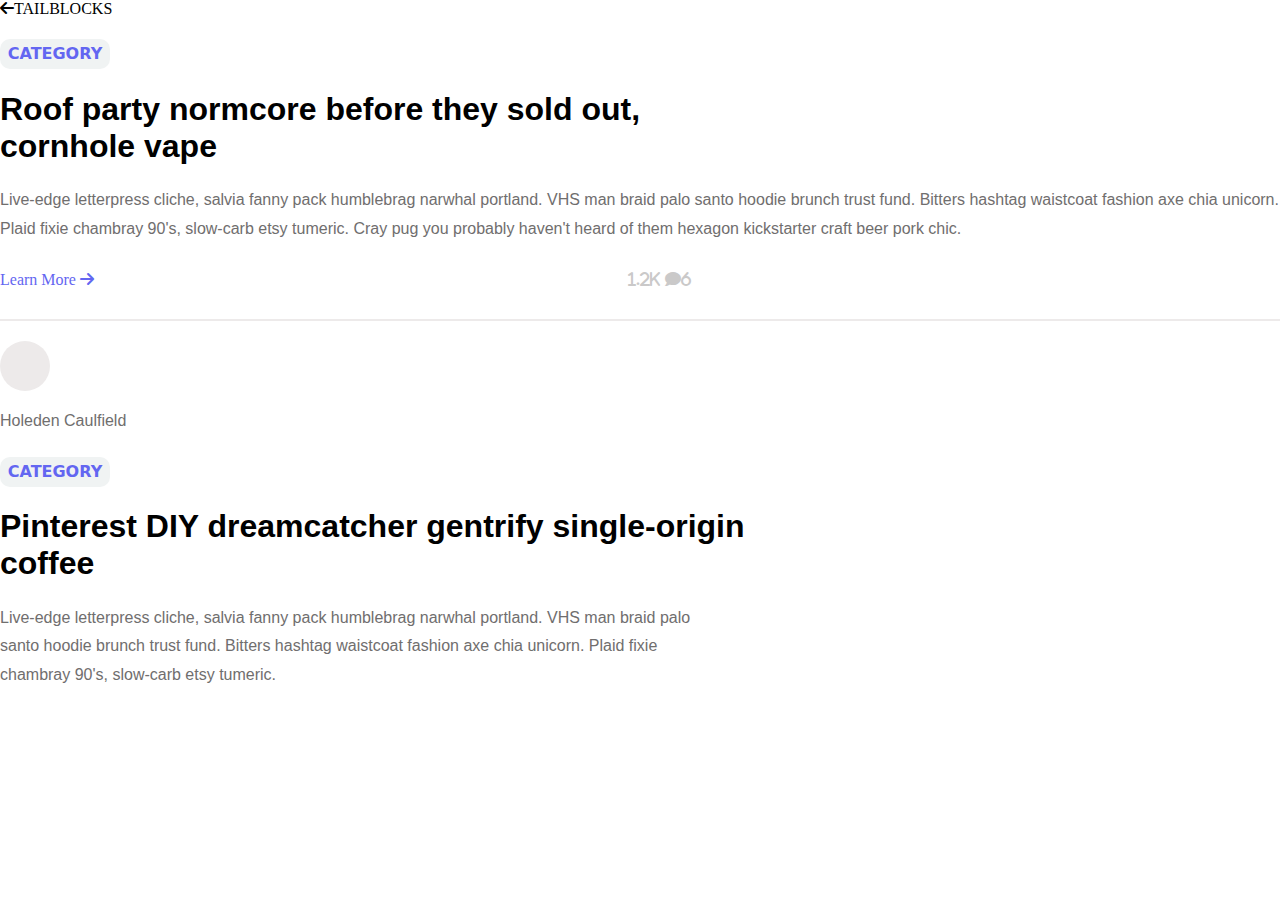
<file: Centar NIT/Domaci/index.html>
<!DOCTYPE html>
<html lang="en">
<head>
    <meta charset="UTF-8">
    <meta http-equiv="X-UA-Compatible" content="IE=edge">
    <meta name="viewport" content="width=device-width, initial-scale=1.0">
    <title>Document</title>
    <link rel="stylesheet" href="style.css">
    <link rel="stylesheet" href="https://cdnjs.cloudflare.com/ajax/libs/font-awesome/6.0.0/css/all.min.css">
</head>
<body>
    <div class="nav-bar">
        <i class="fa-solid fa-arrow-left"></i>TAILBLOCKS
    </div>
    <div class="section">
        <h4> CATEGORY</h4>
        <h1>Roof party normcore before they sold out, <br>cornhole vape</h1>
        <p>Live-edge letterpress cliche, salvia fanny pack humblebrag narwhal portland.
         VHS man braid palo santo hoodie brunch trust fund.
         Bitters hashtag waistcoat fashion axe chia unicorn.
         Plaid fixie chambray 90's, slow-carb etsy tumeric.
         Cray pug you probably haven't heard of them hexagon 
         kickstarter craft beer pork chic.</p>
    </div>
    <div class="learn-section">Learn More <i class="fa-solid fa-arrow-right"></i>
        <div class="icons">
            <i class="fa-solid fa-eys">1.2k</i>
            <i class="fa-solid fa-comment">6</i>
        </div>
    </div>

    <div class="developer-section">
    </div>
    <div class="dot"></div>
    <p>Holeden Caulfield</p>
</div>

<div class="section">
    <h4>CATEGORY</h4>
    <h1>Pinterest DIY dreamcatcher gentrify single-origin<br> coffee</h1>
    <p>Live-edge letterpress cliche, salvia fanny pack humblebrag narwhal portland.
     VHS man braid palo <br>santo hoodie brunch trust fund. 
     Bitters hashtag waistcoat fashion axe chia unicorn. 
     Plaid fixie <br>chambray 90's, slow-carb etsy tumeric.</p>
</div>

</body>
</html>
</file>
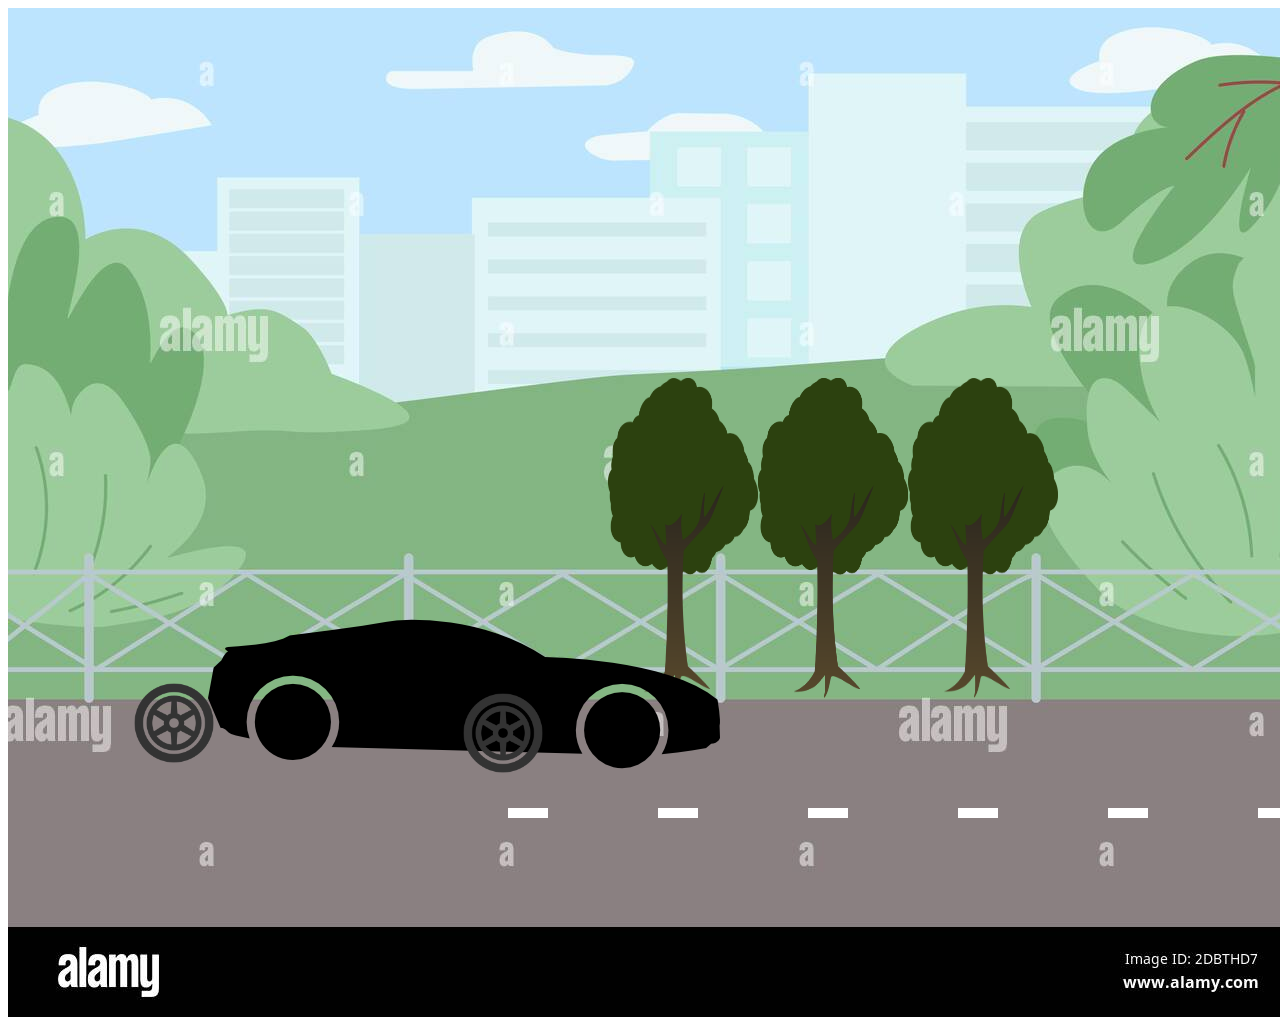
<file: Centar NIT/Domaci/Auto.html>
<!DOCTYPE html>
<html lang="en">
<head>
    <meta charset="UTF-8">
    <meta http-equiv="X-UA-Compatible" content="IE=edge">
    <meta name="viewport" content="width=device-width, initial-scale=1.0">
    <link rel="stylesheet" href="autostyle.css">
    <title>Document</title>
</head>
<body>
    <div class="zajedno">
    <img src="../Domaci/polje.jpg" alt="polje" class="polje">
    
    <img src="../Domaci/auto.png" alt="auto" class="auto">
    <img src="../Domaci/wheel.png" alt="felna" class="tocak2">

    <img src="../Domaci/wheel.png" alt="felna" class="tocak">
    <img src="../Domaci/2D-Tree-PNG-Photo.png" alt="drvo" class="drvo">
    <img src="../Domaci/2D-Tree-PNG-Photo.png" alt="drvo" class="grana">
    <img src="../Domaci/2D-Tree-PNG-Photo.png" alt="drvo" class="stablo">
    <img src="../Domaci/2D-Tree-PNG-Photo.png" alt="drvo" class="stablo1">
    <div class="crta"></div>
    <div class="put"></div>
    <div class="bela"></div>
    <div class="crna"></div>
    <div class="crvena"></div>
    <div class="zelena"></div>
  
   
</div>
</body>
</html>
</file>
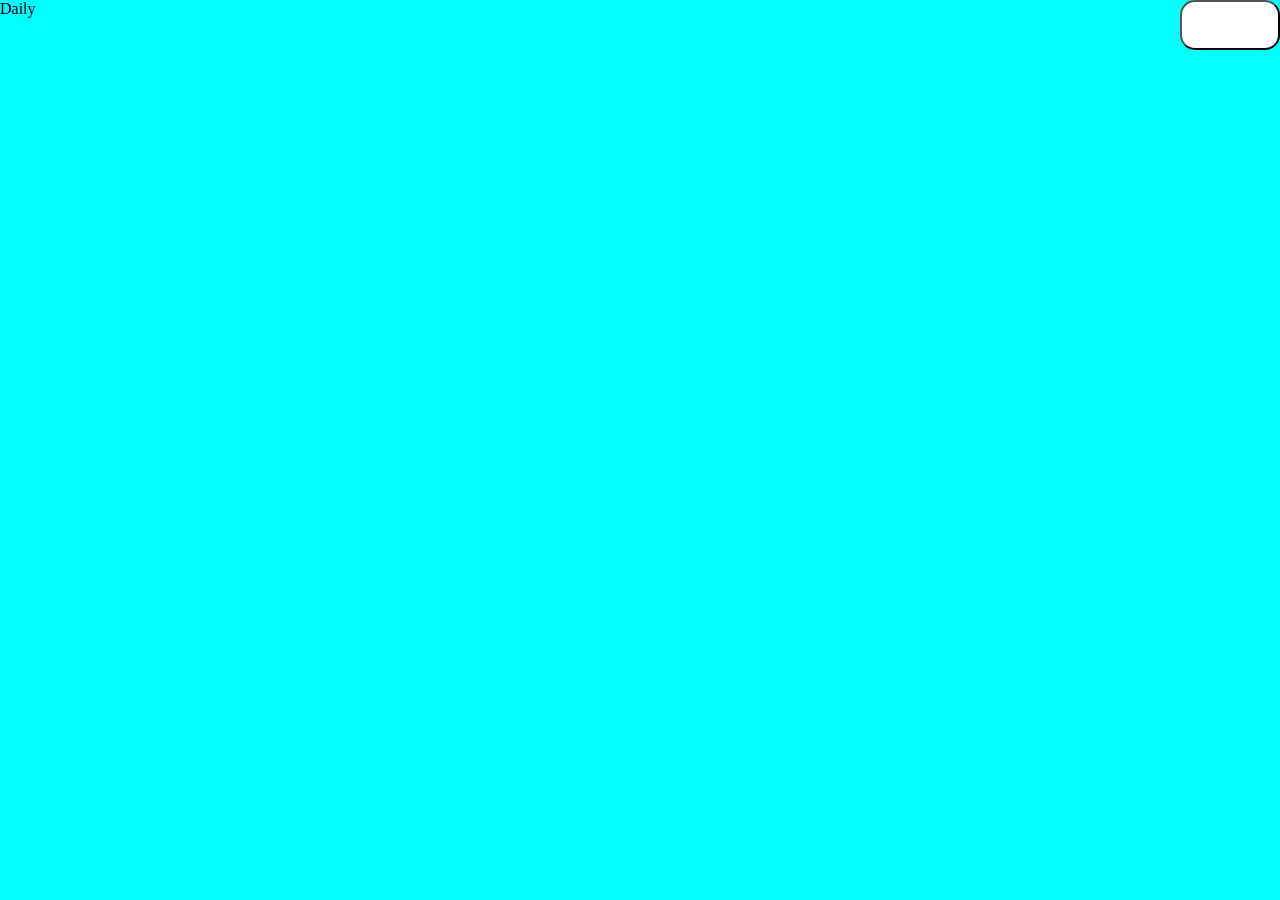
<file: Centar NIT/Domaci/domaci10.html>
<!DOCTYPE html>
<html lang="en">
  <head>
    <meta charset="UTF-8" />
    <meta http-equiv="X-UA-Compatible" content="IE=edge" />
    <meta name="viewport" content="width=device-width, initial-scale=1.0" />
    <title>Document</title>
    <link rel="stylesheet" href="domaci10.css" />
    <link
      rel="stylesheet"
      href="https://cdnjs.cloudflare.com/ajax/libs/font-awesome/4.7.0/css/font-awesome.min.css"
    />
  </head>
  <body>
    <div class="container">
      <header class="header">
        <div class="daily">Daily</div>
        <button class="head-button"></button>
      </header>
      <div class="okvir"></div>
    </div>
  </body>
</html>
</file>
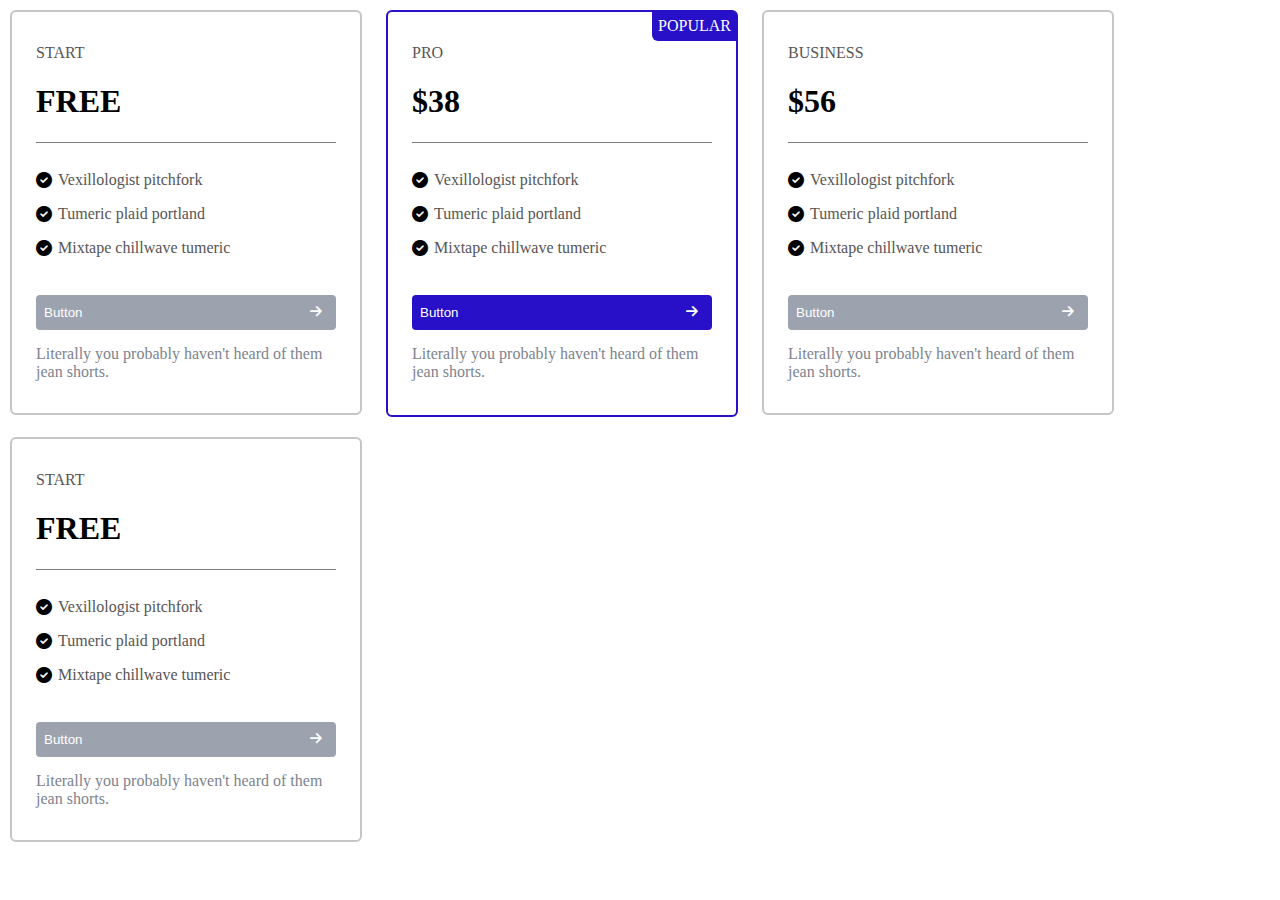
<file: Centar NIT/Domaci/Domaci6.html>
<!DOCTYPE html>
<html lang="en">
  <head>
    <meta charset="UTF-8" />
    <meta http-equiv="X-UA-Compatible" content="IE=edge" />
    <meta name="viewport" content="width=device-width, initial-scale=1.0" />
    <title>Domaci 6</title>
    <link rel="stylesheet" href="styles.css" />
    <link
      rel="stylesheet"
      href="https://cdnjs.cloudflare.com/ajax/libs/font-awesome/6.0.0/css/all.min.css"
    />
  </head>
  <body>
    <div class="wrapper">
      <div class="Card">
        <p>START</p>
        <h1>FREE</h1>

        <div class="divider"></div>

        <div class="icons">
          <i class="fa-solid fa-circle-check"></i>
          <p>Vexillologist pitchfork</p>
        </div>

        <div class="icons">
          <i class="fa-solid fa-circle-check"></i>
          <p>Tumeric plaid portland</p>
        </div>

        <div class="icons">
          <i class="fa-solid fa-circle-check"></i>
          <p>Mixtape chillwave tumeric</p>
        </div>

        <button class="button">
          Button
          <i class="fa-solid fa-arrow-right"></i>
        </button>
        <p class="text-bottom">
          Literally you probably haven't heard of them jean shorts.
        </p>
      </div>

      <div class="Card-popular">
        <span class="popular">POPULAR</span>

        <p>PRO</p>
        <h1>$38</h1>

        <div class="divider"></div>

        <div class="icons">
          <i class="fa-solid fa-circle-check"></i>
          <p>Vexillologist pitchfork</p>
        </div>

        <div class="icons">
          <i class="fa-solid fa-circle-check"></i>
          <p>Tumeric plaid portland</p>
        </div>

        <div class="icons">
          <i class="fa-solid fa-circle-check"></i>
          <p>Mixtape chillwave tumeric</p>
        </div>

        <button class="button-popular">
          Button
          <i class="fa-solid fa-arrow-right"></i>
        </button>
        <p class="text-bottom">
          Literally you probably haven't heard of them jean shorts.
        </p>
      </div>

      <div class="Card">
        <p>BUSINESS</p>
        <h1>$56</h1>

        <div class="divider"></div>

        <div class="icons">
          <i class="fa-solid fa-circle-check"></i>
          <p>Vexillologist pitchfork</p>
        </div>

        <div class="icons">
          <i class="fa-solid fa-circle-check"></i>
          <p>Tumeric plaid portland</p>
        </div>

        <div class="icons">
          <i class="fa-solid fa-circle-check"></i>
          <p>Mixtape chillwave tumeric</p>
        </div>

        <button class="button">
          Button
          <i class="fa-solid fa-arrow-right"></i>
        </button>
        <p class="text-bottom">
          Literally you probably haven't heard of them jean shorts.
        </p>
      </div>

      <div class="Card">
        <p>START</p>
        <h1>FREE</h1>

        <div class="divider"></div>

        <div class="icons">
          <i class="fa-solid fa-circle-check"></i>
          <p>Vexillologist pitchfork</p>
        </div>

        <div class="icons">
          <i class="fa-solid fa-circle-check"></i>
          <p>Tumeric plaid portland</p>
        </div>

        <div class="icons">
          <i class="fa-solid fa-circle-check"></i>
          <p>Mixtape chillwave tumeric</p>
        </div>

        <button class="button">
          Button
          <i class="fa-solid fa-arrow-right"></i>
        </button>
        <p class="text-bottom">
          Literally you probably haven't heard of them jean shorts.
        </p>
      </div>
    </div>
  </body>
</html>
</file>
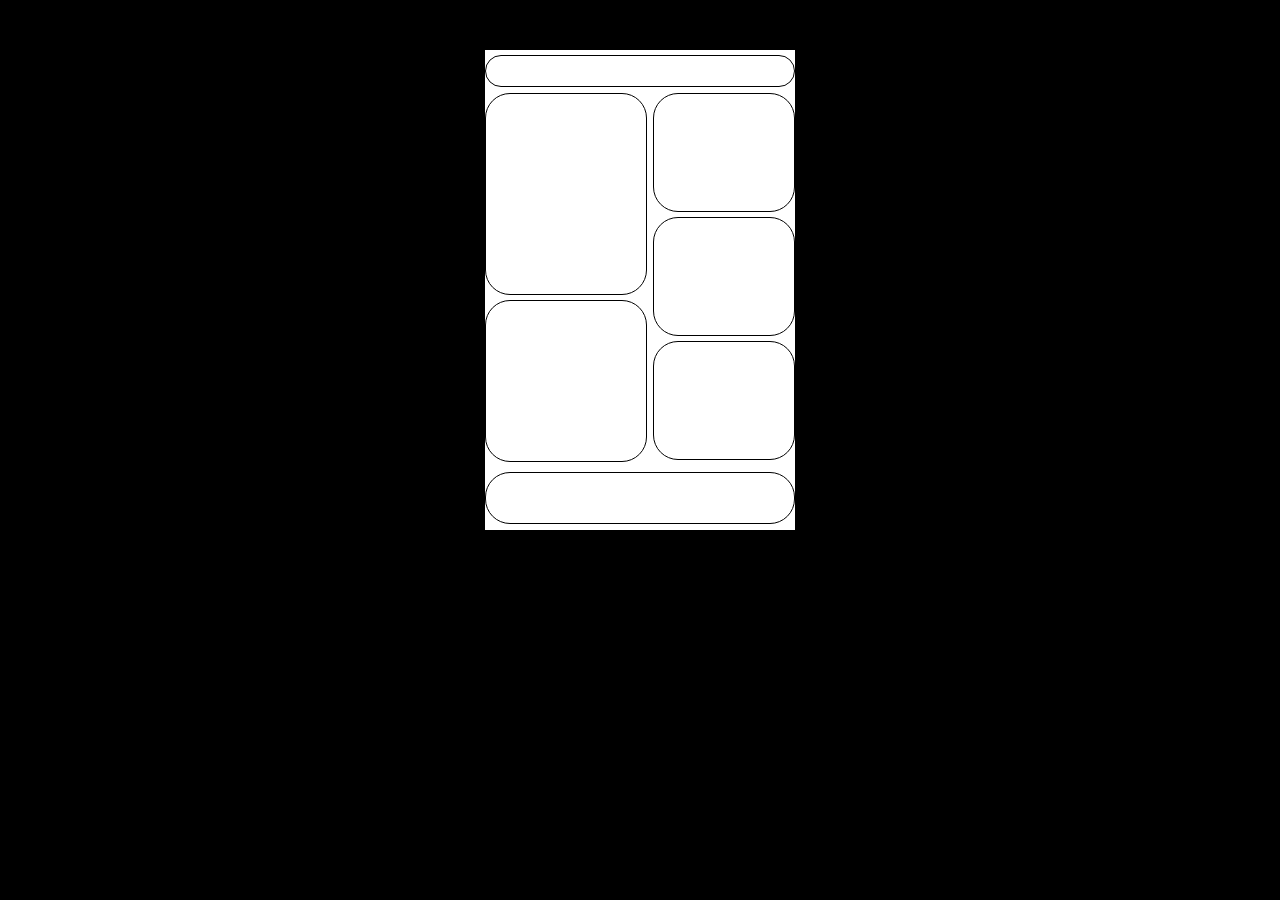
<file: Centar NIT/Domaci/flex.html>
<!DOCTYPE html>
<html lang="en">
  <head>
    <meta charset="UTF-8" />
    <meta http-equiv="X-UA-Compatible" content="IE=edge" />
    <meta name="viewport" content="width=device-width, initial-scale=1.0" />
    <title>Document</title>
    <link rel="stylesheet" href="flex.css" />
  </head>
  <body>
    <div class="container">
      <div class="box1"></div>
      <div class="levi">
        <div class="box2"></div>
        <div class="box3"></div>
      </div>
      <div class="desni">
        <div class="box5"></div>
        <div class="box5"></div>
        <div class="box5"></div>
      </div>
      <div class="box4"></div>
    </div>
  </body>
</html>
</file>
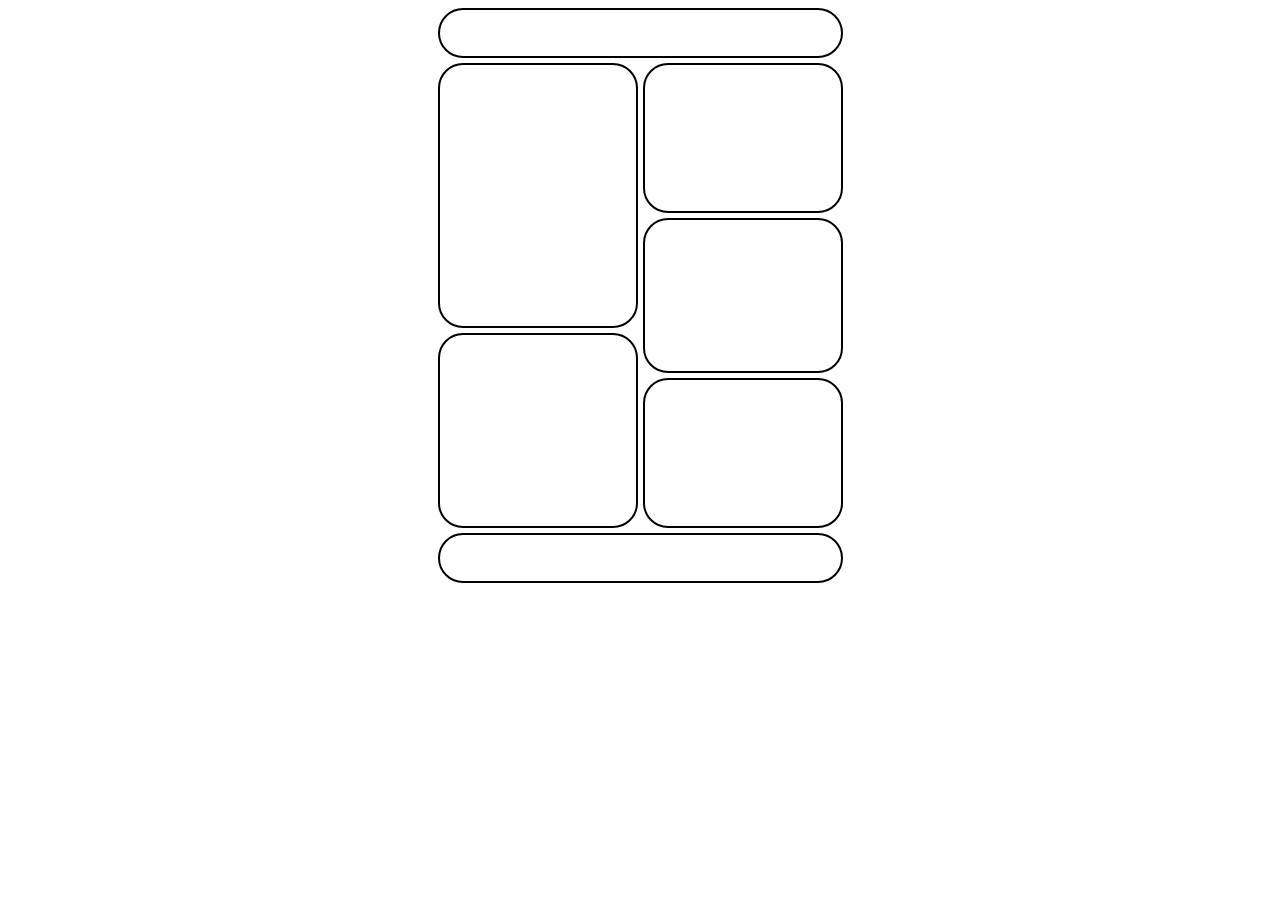
<file: Centar NIT/Domaci/grid.html>
<!DOCTYPE html>
<html lang="en">
  <head>
    <meta charset="UTF-8" />
    <meta http-equiv="X-UA-Compatible" content="IE=edge" />
    <meta name="viewport" content="width=device-width, initial-scale=1.0" />
    <title>Document</title>
    <link rel="stylesheet" href="grid.css" />
  </head>
  <body>
    <div class="container">
      <div class="header"></div>
      <div class="box"></div>
      <div class="box1"></div>
      <div class="box2"></div>
      <div class="box3"></div>
      <div class="box4"></div>
      <div class="footer"></div>
    </div>
  </body>
</html>
</file>
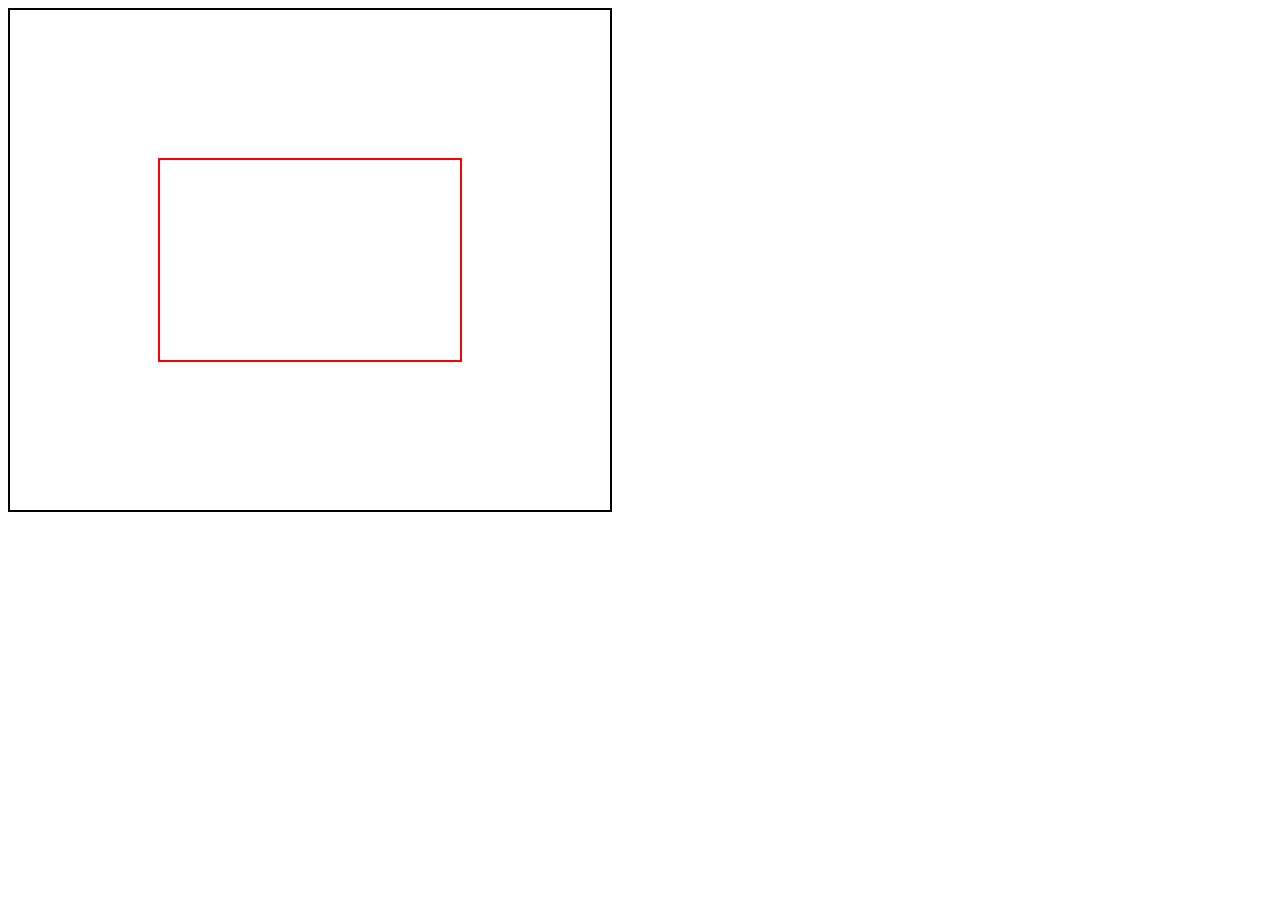
<file: Centar NIT/Domaci/novo.html>
<!DOCTYPE html>
<html lang="en">
<head>
    <meta charset="UTF-8">
    <meta http-equiv="X-UA-Compatible" content="IE=edge">
    <meta name="viewport" content="width=device-width, initial-scale=1.0">
    <title>Document</title>
    <link rel="stylesheet" href="novo.css">
</head>
<body>
    <div class="kontejner">
        <div class="content"></div>
    </div>
</body>
</html>
</file>
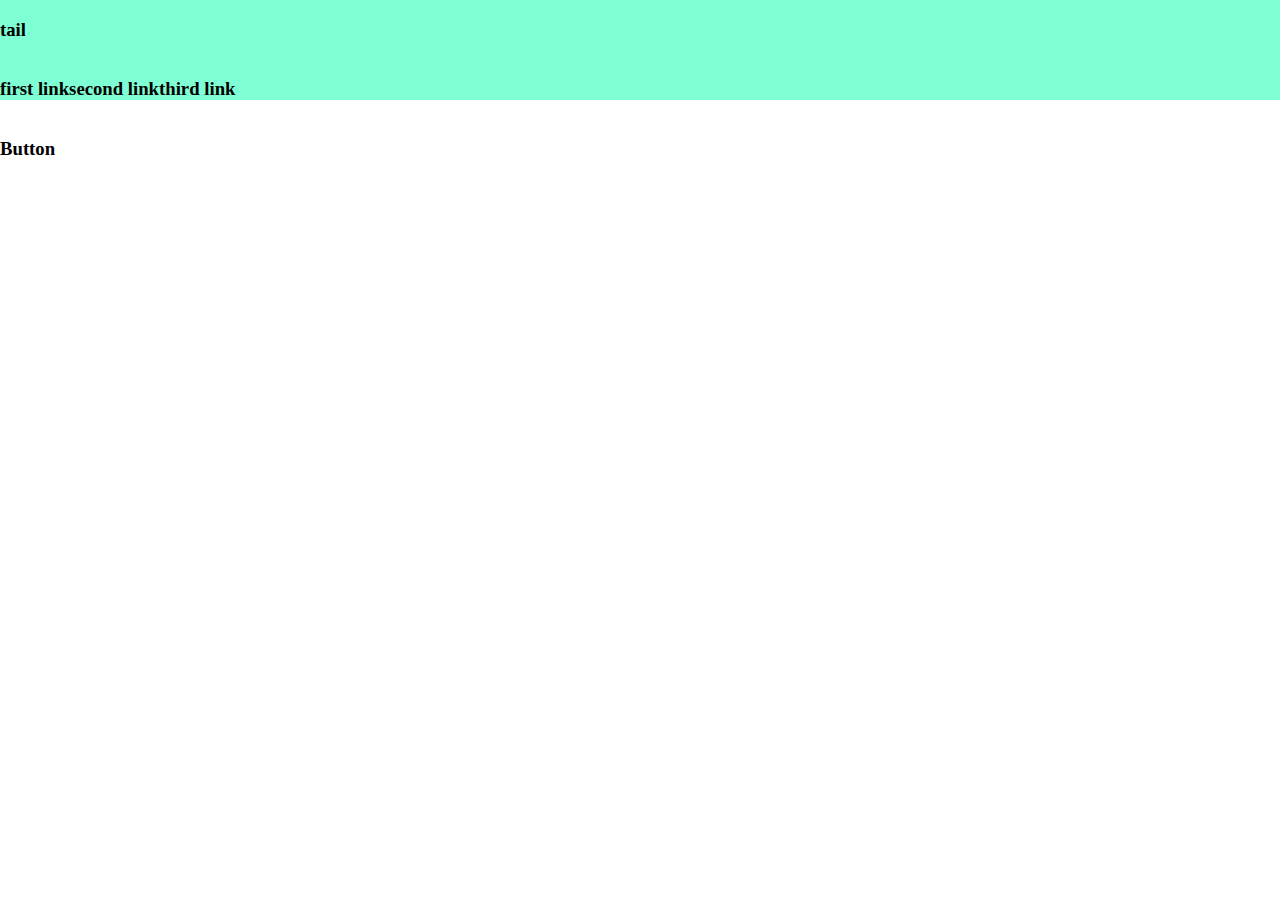
<file: Centar NIT/Domaci/responsive.html>
<!DOCTYPE html>
<html lang="en">
  <head>
    <meta charset="UTF-8" />
    <meta http-equiv="X-UA-Compatible" content="IE=edge" />
    <meta name="viewport" content="width=device-width, initial-scale=1.0" />
    <link rel="stylesheet" href="reponsive.css" />
    <title>Document</title>
  </head>
  <body>
    <div class="container">
    <div class="header">
      <div class="tail">
        <h3>tail</h3>
      </div>

      <div class="nav">
        <h3>first link</h3>
        <h3>second link</h3>
        <h3>third link</h3>
      </div>
      <div class="button">
        <h3>Button</h3>
      </div>
    </div>
</div>
  </body>
</html>
</file>
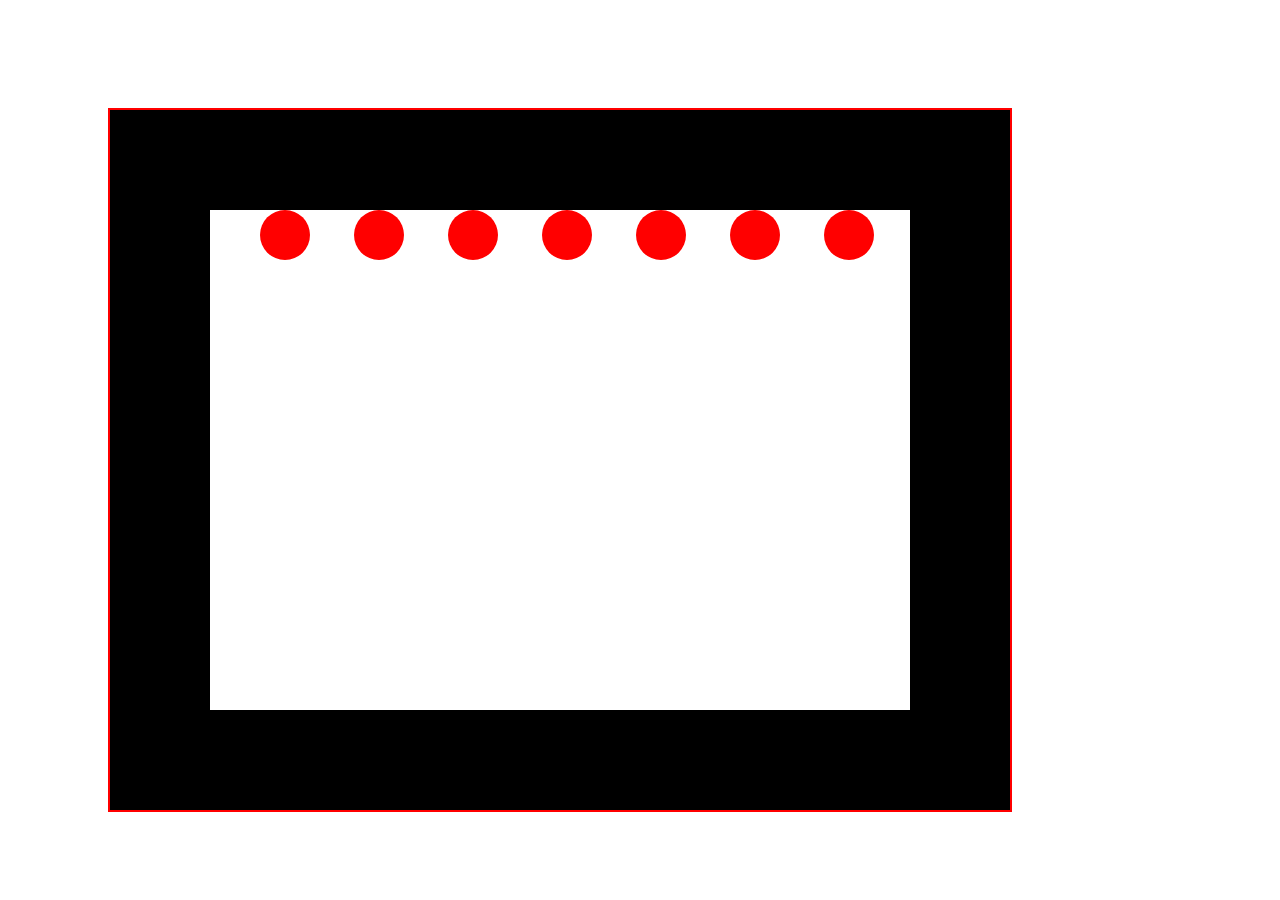
<file: Centar NIT/Domaci/vezba.html>
<!DOCTYPE html>
<html lang="en">
  <head>
    <meta charset="UTF-8" />
    <meta http-equiv="X-UA-Compatible" content="IE=edge" />
    <meta name="viewport" content="width=device-width, initial-scale=1.0" />
    <title>Document</title>
    <link rel="stylesheet" href="vezba.css" />
  </head>
  <body>
    <div class="okvir">
      <div class="box">
        <div class="krug"></div>
          <div class="krug"></div>
          <div class="krug"></div>
          <div class="krug"></div>
          <div class="krug"></div>
          <div class="krug"></div>
          <div class="krug"></div>

        
      </div>
    </div>
  </body>
</html>
</file>
<file: Centar NIT/Domaci/style.css>
body{
    margin:0px;

}
.selection{
    padding: 80px;
    display: inline-block;
}
h4{
    width:110px;
    height: 25px;
    background-color: rgb(240,243,243);
    color: #6366f1;
    border-radius: 10px;
    text-align: center;
    font-family: system-ui, -apple-system, BlinkMacSystemFont, 'Segoe UI', Roboto, Oxygen, Ubuntu, Cantarell, 'Open Sans', 'Helvetica Neue', sans-serif;
    padding-top: 5px;
    
}
h1{
    font-family: Arial, Helvetica, sans-serif;
}
p{
    font-family: Arial, Helvetica, sans-serif;
    color:rgb(112,110,110);
    line-height: 1.8;

}
.learn-section{
    color:#6366f1;
    padding-top: 10px;
}
.developer-section{
    padding-top: 30px;
    font-family:Verdana, Geneva, Tahoma, sans-serif;
    font-size: 50px;
    color:rgb(215,215,210);
    border-bottom: 2px solid rgb(237,234,234);

}
.dot{
    height: 50px;
    width: 50px;
    margin-top:20px ;
    background-color: rgb(237,234,234);
    border-radius: 50%;

}
.icons{
    display:inline;
    margin-left: 530px;
    color:rgb(202,201,201);
    font-family: system-ui, -apple-system, BlinkMacSystemFont, 'Segoe UI', Roboto, Oxygen, Ubuntu, Cantarell, 'Open Sans', 'Helvetica Neue', sans-serif;
}
</file>
<file: Centar NIT/Domaci/autostyle.css>
.body{
    margin: 0;
    padding: 0;

}
img{
margin: auto;
position:relative;
display: flex;
}
.zajedno{
    position: relative;
    justify-item: center;
}

.polje{
    z-index: -100;
    position: absolute;

}
.drvo{
z-index: -50;
width: 150px;
height: 320px;
position: absolute;
top: 370px;
left: 900px;
animation:drvo 2s infinite;
animation-fill-mode: forwards;
animation-timing-function: linear;
}
.grana{
z-index: -50;
width: 150px;
height: 320px;
position: absolute;
top: 370px;
left: 600px;
animation:grana 2s infinite;
animation-fill-mode: forwards;
animation-timing-function: linear;

}
.stablo{
    z-index: -50;
    width: 150px;
    height: 320px;
    position: absolute;
    top: 370px;
    left: 750px;
    animation:stablo 2s infinite;
    animation-fill-mode: forwards;
    animation-timing-function: linear;  
}
.stablo1{
    z-index: -50;
    width: 150px;
    height: 320px;
    position: absolute;
    top: 370px;
    left: 750px;
    animation:stablo1 2s infinite;
    animation-fill-mode: forwards;
    animation-timing-function: linear;
    overflow: hidden; 
}
.auto{
    top: 430px;
    left: 200px;
    display: flex;
    position: absolute;
   
}
.tocak{
    display: flex;
    width: 80px;
    height: 80px;
    top:605px;
    right: 137px;
    animation: tocak 1s infinite;
    animation-fill-mode: forwards;
    animation-timing-function: linear;

}
.tocak2{
    display: flex;
    width: 80px;
    height: 80px;
    top:675px;
    right: 466px;
    animation: tocak 1s infinite;
    animation-fill-mode: forwards;
    animation-timing-function: linear;

}
.crta{
    display: flex;
    width: 40px;
    height: 10px;
    position: absolute;
    top:800px;
    left: 500px;
    background-color: white;
    animation:crta 1s infinite;
    animation-fill-mode: forwards;
    animation-timing-function: linear;


}
.put{
   width: 40px;
   height: 10px;
   position:absolute ;
   top: 800px;
   left: 650px;
   background-color:white;
   animation:put 1s infinite;
   animation-fill-mode: forwards;
   animation-timing-function: linear;

  

}
.bela{
   width: 40px;
   height: 10px;
   position:absolute ;
   top: 800px;
   left: 800px;
   background-color:white;
   animation:bela 1s infinite;
   animation-fill-mode: forwards;
   animation-timing-function: linear;
}
.crna{
    width: 40px;
    height: 10px;
    position:absolute ;
    top: 800px;
    left: 950px;
    background-color:white;
    animation:crna 1s infinite;
    animation-fill-mode: forwards;
    animation-timing-function: linear;
}
.crvena{
    width: 40px;
    height: 10px;
    position:absolute ;
    top: 800px;
    left: 1100px;
    background-color:white;
    animation:crvena 1s infinite;
    animation-fill-mode: forwards;
    animation-timing-function: linear;
}
.zelena{
    width: 40px;
    height: 10px;
    position:absolute ;
    top: 800px;
    left: 1250px;
    background-color:white;
    animation:zelena 1s infinite;
    animation-fill-mode: forwards;
    animation-timing-function: linear;
}

@keyframes tocak {
    100%{
        transform: rotate(360deg);
    }
    
}
@keyframes crta{
    0%{left:200px;}
    25%{left:150px;}
    50%{left:100px;}
    75%{left:50px;}
    100%{left:0px;}
}
@keyframes put{
    0%{left:400px;}
    25%{left:350px;}
    50%{left:300px;}
    75%{left:250px;}
    100%{left:200px;}
}
@keyframes bela{
    0%{left:600px;}
    25%{left:550px;}
    50%{left:500px;}
    75%{left:450px;}
    100%{left:400px;}
}
@keyframes crna{
    0%{left:800px;}
    25%{left:750px;}
    50%{left:700px;}
    75%{left:650px;}
    100%{left:600px;}
}
@keyframes crvena{
    0%{left:1000px;}
    25%{left:950px;}
    50%{left:900px;}
    75%{left:850px;}
    100%{left:800px;}
}
@keyframes zelena{
    0%{left:1200px;}
    25%{left:1150px;}
    50%{left:1100px;}
    75%{left:1050px;}
    100%{left:1000px;}
}
@keyframes drvo{
    0%{left:280px;}
    25%{left:210px;}
    50%{left:140px;}
    75%{left:70px;}
    100%{left:0px;}
}
@keyframes grana{
    0%{left:560px;}
    25%{left:490px;}
    50%{left:420px;}
    75%{left:350px;}
    100%{left:280px;}  
}
@keyframes stablo{
    0%{left:910px;}
    25%{left:840px;}
    50%{left:770px;}
    75%{left:700px;}
    100%{left:630px;}
}
@keyframes stablo1{
    0%{left:1190px;}
    25%{left:1120px;}
    50%{left:1050px;}
    75%{left:980px;}
    100%{left:910px;}
}
</file>
<file: Centar NIT/Domaci/domaci10.css>
body{
    margin:0px;
    padding: 0px;
    box-sizing: border-box;
}
.container{
    width: 100%;
    height: 100vh;
    display: flex;
    background-color: aqua;
}
.header{
    width: 100%;
    height: 60px;
    display: flex;
    justify-content: space-between;
}
.head-button{
    width: 100px;
    height: 50px;
    border-radius: 15px;
    background-color: white;
}
</file>
<file: Centar NIT/Domaci/styles.css>
body {
  margin: 0;
  padding: 0;
  box-sizing: border-box;
}

.Card {
  width: 300px;
  height: auto;
  padding: 24px;
  font-size: 16px;
  margin: 10px;
  display: inline-block;
  border: 2px solid rgb(199, 197, 197);
  border-radius: 6px;
  vertical-align: top;
}

.icons {
  display: flex;
  align-items: center;
}

i {
  margin-right: 6px;
}

.divider {
  border-bottom: 1px solid gray;
  margin-top: 20px;
  margin-bottom: 20px;
}

.button {
  outline: none;
  background-color: rgb(156, 163, 175);
  width: 100%;
  color: white;
  border: 0;
  padding-top: 10px;
  padding-bottom: 10px;
  padding-left: 8px;
  padding-right: 8px;
  border-radius: 4px;
  margin-top: 30px;
  margin-bottom: 15px;
  cursor: pointer;

  display: flex;
  justify-content: space-between;
}
.button:hover {
  background-color: rgb(88, 92, 99);
}

p {
  color: rgb(87, 85, 85);
  margin: 8px 0;
}

.text-bottom {
  color: rgb(125, 131, 142);
}

.Card-popular {
  position: relative;
  width: 300px;
  height: 355px;
  padding: 24px;
  font-size: 16px;
  margin: 10px;
  display: inline-block;
  border: 2px solid rgb(40, 16, 200);
  border-radius: 6px;
  margin-top: 10px;
}

.button-popular {
  outline: none;
  background-color: rgb(40, 16, 200);
  width: 100%;
  color: white;
  border: 0;
  padding-top: 10px;
  padding-bottom: 10px;
  padding-left: 8px;
  padding-right: 8px;
  border-radius: 4px;
  margin-top: 30px;
  margin-bottom: 15px;
  cursor: pointer;
  display: flex;
  justify-content: space-between;
}
.button-popular:hover {
  background-color: rgb(0, 31, 84);
}

.popular {
  color: white;
  padding: 6px;
  background-color: rgb(40, 16, 200);
  position: absolute;

  top: -1px;
  right: -1px;
  border-radius: 0 6px 0 6px;
  display: inline-block;
  margin: 0;
}
</file>
<file: Centar NIT/Domaci/flex.css>
body {
  margin: 0px;
  padding: 0px;
  background-color: black;
}
.container {
  width: 310px;
  height: 480px;
  display: flex;
  flex-direction: row;
  flex-wrap: wrap;
  background-color: white;
  justify-content: space-between;
  margin: auto;
  margin-top:50px;
}
.levi{
  display: flex;
  flex-direction: column;
  
}
.desni{
  display: flex;
  flex-direction: column;
}
.box1 {
  width: 310px;
  height: 30px;
  border: 1px solid black;
  border-radius: 25px;
  margin-top: 5px;
}
.box2 {
  width: 160px;
  height: 200px;
  border: 1px solid black;
  border-radius: 25px;
  margin-bottom: 5px;
}
.box3 {
  width: 160px;
  height: 160px;
  border: 1px solid black;
  border-radius: 25px;
}
.box4 {
  width: 310px;
  height: 50px;
  border: 1px solid black;
  border-radius: 25px;
}
.box5 {
  width: 140px;
  height: 117px;
  border: 1px solid black;
  border-radius: 25px;
  margin-bottom: 5px;
}
</file>
<file: Centar NIT/Domaci/grid.css>
.body{
    margin: 0px;
    padding: 0px;
}
.container{
    width: 405px;
    height: 576px;
    display: grid;
    grid-template-rows: 50px 150px 110px 40px 150px 50px ;
    grid-template-columns: 200px 200px;
    column-gap: 5px;
    row-gap: 5px;
    margin: auto;
    grid-template-areas: 
    "header header"
    "box box2"
    "box box3"
    "box1 box3"
    "box1 box4"
    "footer footer";
}
.header{
    border: 2px solid black;
    border-radius: 25px;
    grid-area: header;
}
.box{
    border: 2px solid black;
    border-radius: 25px;
    grid-area: box;
}
.box1{
    border: 2px solid black;
    border-radius: 25px;
    grid-area: box1;
}
.box2{
    border: 2px solid black;
    border-radius: 25px;
    grid-area: box2;
}
.box3{
    border: 2px solid black;
    border-radius: 25px;
    grid-area: box3;
}
.box4{
    border: 2px solid black;
    border-radius: 25px;
    grid-area: box4;
}
.footer{
    border: 2px solid black;
    border-radius: 25px;
    grid-area: footer;
}
</file>
<file: Centar NIT/Domaci/novo.css>
.kontejner{
    display:flex;
    justify-content: space-around;
    align-items: center;
    width: 600px;
    height: 500px;
    border: 2px solid black;

}
.content{
    width: 300px;
    height: 200px;
    border: 2px solid red;
}
</file>
<file: Centar NIT/Domaci/reponsive.css>
body{
    margin: 0px;
    padding: 0px;
}
.container{
    width: 100vw;
    height: 100px;
    background-color: aquamarine;
    display: flex;
    justify-content: space-between;
    
   

}
.tail{
    display: flex;
    flex-direction: row;
    align-items: center;
    
}
.nav{
    display: flex;
    flex-direction: row;
    align-items: center;
    
}
.button{
    display: flex;
    flex-direction: row;
    align-items: center;
}
@media screen (max-width:500px;) {
    .header{
    display: flex;
    flex-direction:column;
    }
}
</file>
<file: Centar NIT/Domaci/vezba.css>
.okvir {
  width: 900px;
  height: 700px;
  position: relative;
  display: inline-block;
  background-color: black;
  border: 2px solid red;
  margin-top: 100px;
  margin-left: 100px;
}
.box {
  width: 700px;
  height: 500px;
  position: absolute;
  background-color: white;
  display: inline-block;
  margin-top: 100px;
  margin-left: 100px;
  overflow: hidden;
}
.krug {
  width: 50px;
  height: 50px;
  background-color: red;
  border-radius: 50%;
  display: inline-block;
  position: relative;
  left: 10px;
  margin-left: 40px;

}
.krug:hover{
  animation-name: primer;
  animation-iteration-count: infinite;
  animation-delay: 1s;
  animation-duration: 3s;
  animation-fill-mode: forwards;
}

@keyframes primer {
  0% {
    top: 0px;
  }
  25% {
    top: 400px;
  }
  50% {
    top: 0px;
  }
  75% {
    top: 400px;
  }
  100% {
    top: 0px;
  }
  
}
</file>
